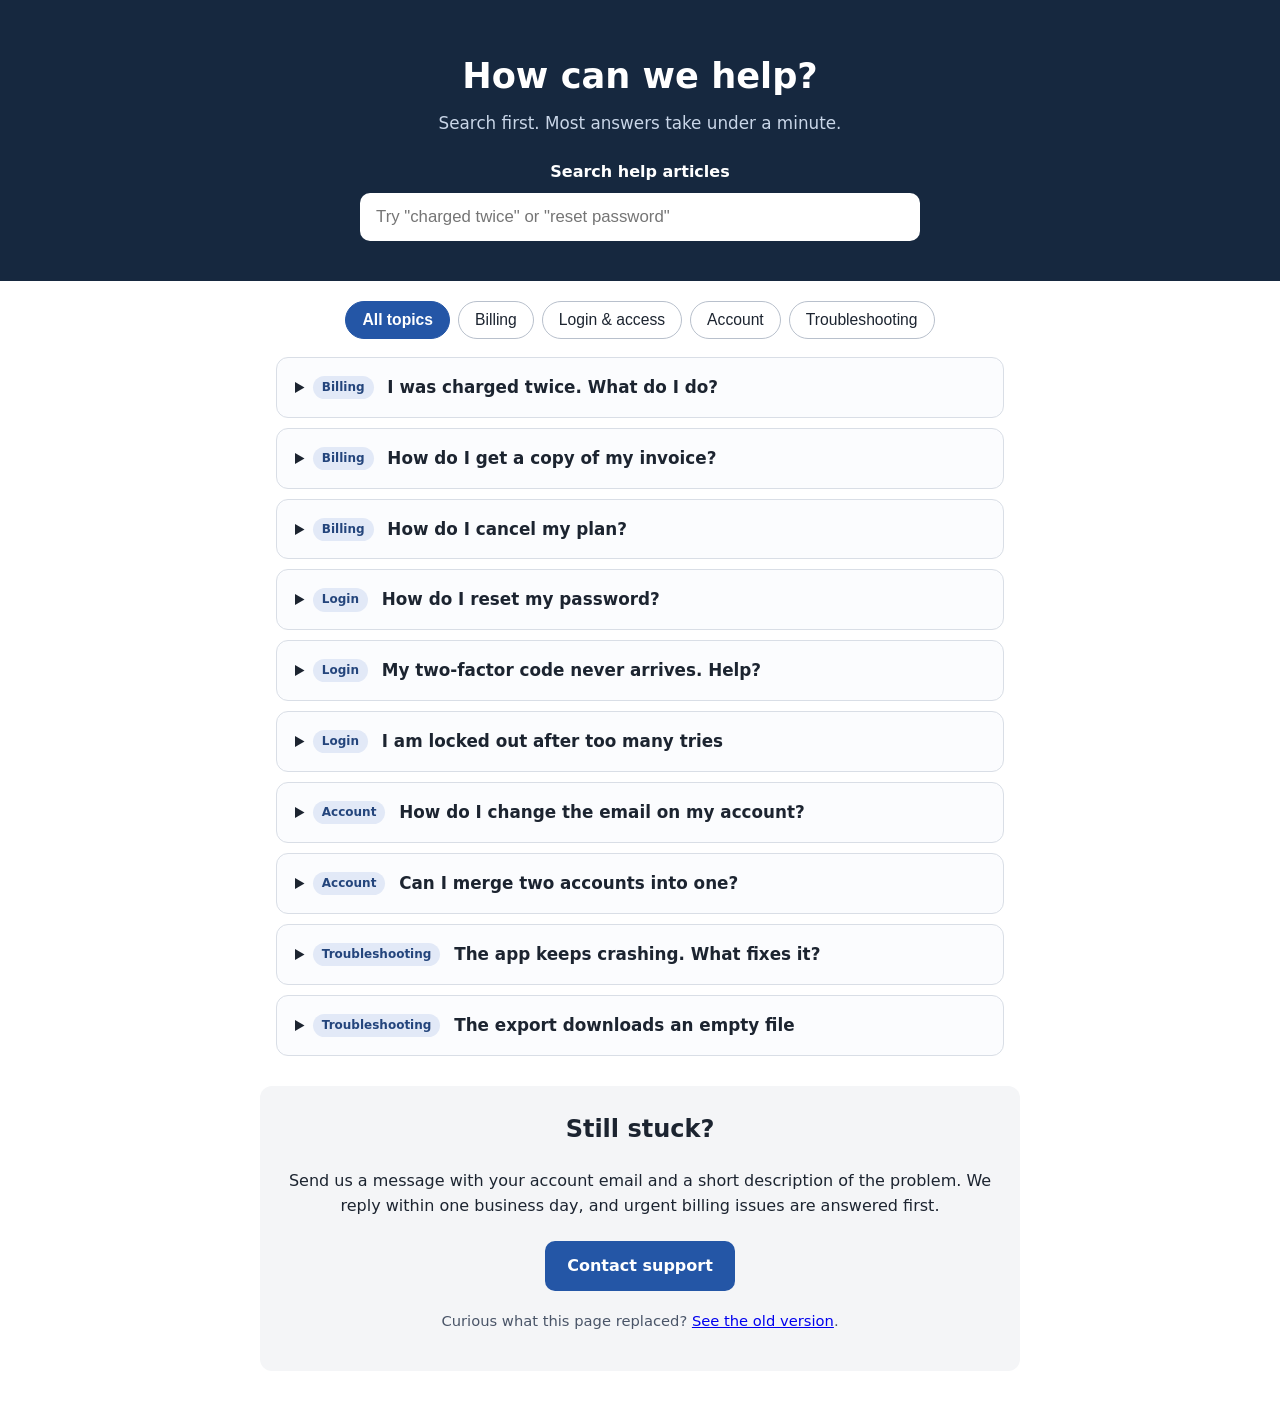
<file: index.html>
<!DOCTYPE html>
<html lang="en">
<head>
<meta charset="utf-8">
<meta name="viewport" content="width=device-width, initial-scale=1">
<title>Help Center</title>
<link rel="stylesheet" href="styles.css">
</head>
<body>
<header class="hero">
  <h1>How can we help?</h1>
  <p class="hero-sub">Search first. Most answers take under a minute.</p>
  <label class="search-label" for="search">Search help articles</label>
  <input id="search" type="search" placeholder="Try &quot;charged twice&quot; or &quot;reset password&quot;" autocomplete="off">
</header>

<nav class="categories" aria-label="Help categories">
  <button type="button" class="cat is-active" data-cat="All">All topics</button>
  <button type="button" class="cat" data-cat="Billing">Billing</button>
  <button type="button" class="cat" data-cat="Login">Login &amp; access</button>
  <button type="button" class="cat" data-cat="Account">Account</button>
  <button type="button" class="cat" data-cat="Troubleshooting">Troubleshooting</button>
</nav>

<main id="articles" class="articles" aria-live="polite"></main>

<p id="no-results" class="no-results" hidden>
  Nothing matches that search yet. Try a shorter word, or
  <a href="#contact">contact us</a> and we will sort it out with you.
</p>

<footer id="contact" class="contact">
  <h2>Still stuck?</h2>
  <p>Send us a message with your account email and a short description of the problem.
  We reply within one business day, and urgent billing issues are answered first.</p>
  <a class="contact-btn" href="mailto:support@example.com">Contact support</a>
  <p class="before-link">Curious what this page replaced? <a href="before.html">See the old version</a>.</p>
</footer>

<script src="app.js"></script>
</body>
</html>
</file>
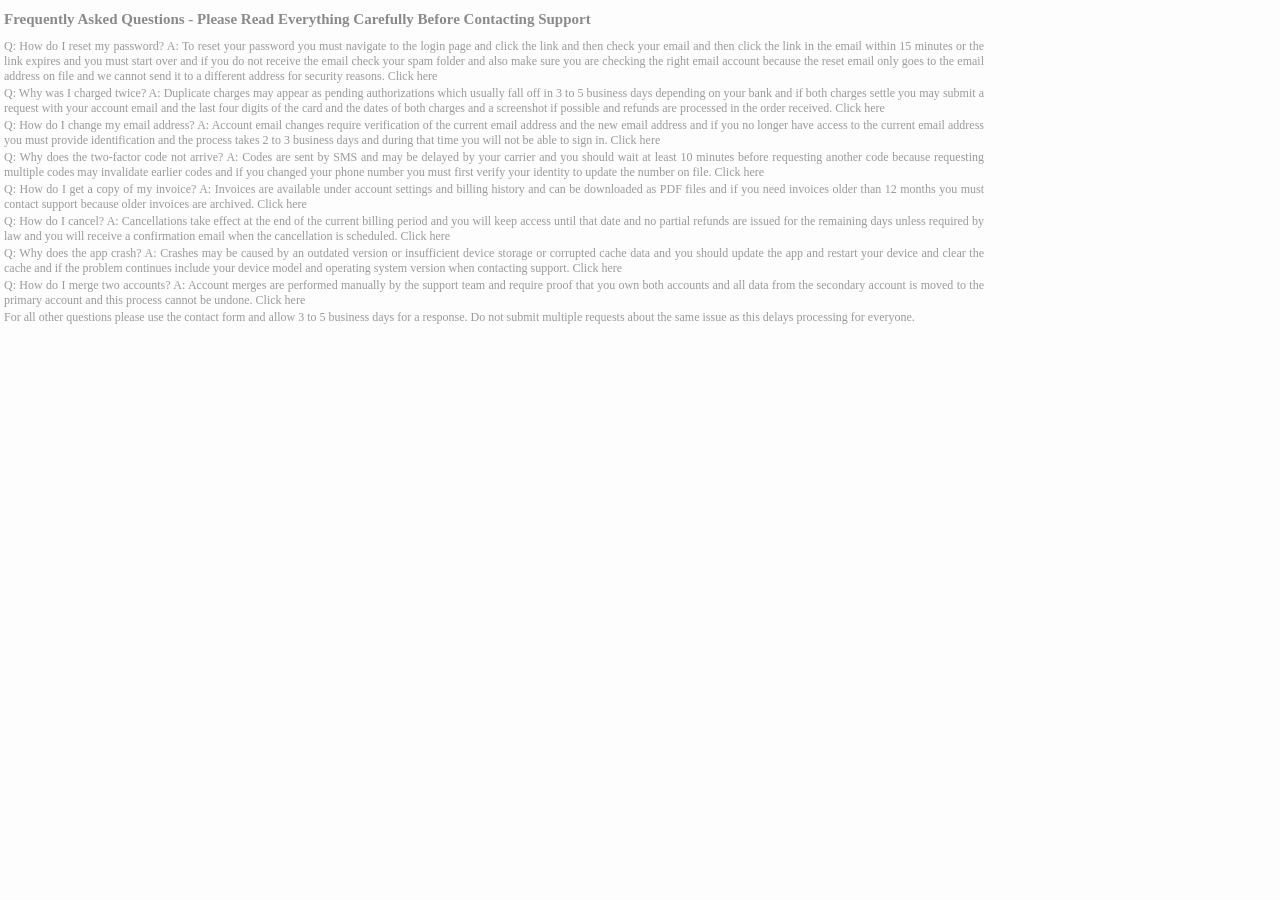
<file: before.html>
<!DOCTYPE html>
<html lang="en">
<head>
<meta charset="utf-8">
<title>Help Center (old version)</title>
<style>
  body { font-family: Times New Roman, serif; font-size: 12px; color: #9a9a9a; background: #fdfdfd; margin: 4px; line-height: 1.25; }
  a { color: #9a9a9a; text-decoration: none; }
  h1 { font-size: 15px; color: #8a8a8a; }
  .wall { max-width: 980px; }
  p { margin: 2px 0; text-align: justify; }
</style>
</head>
<body>
<h1>Frequently Asked Questions - Please Read Everything Carefully Before Contacting Support</h1>
<div class="wall">
<p>Q: How do I reset my password? A: To reset your password you must navigate to the login page and click the link and then check your email and then click the link in the email within 15 minutes or the link expires and you must start over and if you do not receive the email check your spam folder and also make sure you are checking the right email account because the reset email only goes to the email address on file and we cannot send it to a different address for security reasons. <a href="#">Click here</a></p>
<p>Q: Why was I charged twice? A: Duplicate charges may appear as pending authorizations which usually fall off in 3 to 5 business days depending on your bank and if both charges settle you may submit a request with your account email and the last four digits of the card and the dates of both charges and a screenshot if possible and refunds are processed in the order received. <a href="#">Click here</a></p>
<p>Q: How do I change my email address? A: Account email changes require verification of the current email address and the new email address and if you no longer have access to the current email address you must provide identification and the process takes 2 to 3 business days and during that time you will not be able to sign in. <a href="#">Click here</a></p>
<p>Q: Why does the two-factor code not arrive? A: Codes are sent by SMS and may be delayed by your carrier and you should wait at least 10 minutes before requesting another code because requesting multiple codes may invalidate earlier codes and if you changed your phone number you must first verify your identity to update the number on file. <a href="#">Click here</a></p>
<p>Q: How do I get a copy of my invoice? A: Invoices are available under account settings and billing history and can be downloaded as PDF files and if you need invoices older than 12 months you must contact support because older invoices are archived. <a href="#">Click here</a></p>
<p>Q: How do I cancel? A: Cancellations take effect at the end of the current billing period and you will keep access until that date and no partial refunds are issued for the remaining days unless required by law and you will receive a confirmation email when the cancellation is scheduled. <a href="#">Click here</a></p>
<p>Q: Why does the app crash? A: Crashes may be caused by an outdated version or insufficient device storage or corrupted cache data and you should update the app and restart your device and clear the cache and if the problem continues include your device model and operating system version when contacting support. <a href="#">Click here</a></p>
<p>Q: How do I merge two accounts? A: Account merges are performed manually by the support team and require proof that you own both accounts and all data from the secondary account is moved to the primary account and this process cannot be undone. <a href="#">Click here</a></p>
<p>For all other questions please use the contact form and allow 3 to 5 business days for a response. Do not submit multiple requests about the same issue as this delays processing for everyone.</p>
</div>
</body>
</html>
</file>
<file: styles.css>
* { box-sizing: border-box; }
body { margin: 0; font-family: "Segoe UI", system-ui, -apple-system, Arial, sans-serif; color: #1c2430; background: #ffffff; line-height: 1.6; }
:focus-visible { outline: 3px solid #7aa5ff; outline-offset: 2px; }

.hero { background: #16283f; color: #ffffff; text-align: center; padding: 48px 16px 40px; }
.hero h1 { margin: 0 0 6px; font-size: 2.2rem; }
.hero-sub { margin: 0 0 22px; color: #c9d6e8; font-size: 1.05rem; }
.search-label { display: block; font-weight: 600; margin-bottom: 8px; }
#search { width: min(560px, 92%); padding: 14px 16px; font-size: 1.05rem; border: none; border-radius: 10px; }

.categories { display: flex; flex-wrap: wrap; gap: 8px; justify-content: center; padding: 20px 16px 4px; }
.cat { border: 1px solid #b8c0cc; background: #ffffff; color: #1c2430; padding: 9px 16px; border-radius: 999px; cursor: pointer; font-size: 0.98rem; }
.cat:hover { border-color: #2456a6; }
.cat.is-active { background: #2456a6; border-color: #2456a6; color: #ffffff; font-weight: 600; }

.articles { max-width: 760px; margin: 14px auto; padding: 0 16px; display: flex; flex-direction: column; gap: 10px; }
.card { border: 1px solid #d9dee6; border-radius: 12px; padding: 6px 18px; background: #fbfcfe; }
.card summary { cursor: pointer; font-weight: 650; font-size: 1.05rem; padding: 10px 0; }
.card p { margin: 0 0 14px; color: #2c3646; max-width: 62ch; }
.tag { display: inline-block; background: #e2e9f7; color: #24457c; font-size: 0.75rem; font-weight: 700; padding: 2px 9px; border-radius: 999px; margin-right: 8px; vertical-align: 2px; }

.no-results { text-align: center; color: #4a5568; padding: 18px; }
.contact { max-width: 760px; margin: 30px auto 48px; padding: 24px; background: #f4f5f7; border-radius: 12px; text-align: center; }
.contact h2 { margin-top: 0; }
.contact-btn { display: inline-block; background: #2456a6; color: #ffffff; text-decoration: none; font-weight: 600; padding: 12px 22px; border-radius: 10px; margin-top: 6px; }
.contact-btn:hover { background: #1b4486; }
.before-link { color: #4a5568; font-size: 0.92rem; margin-top: 18px; }
</file>
